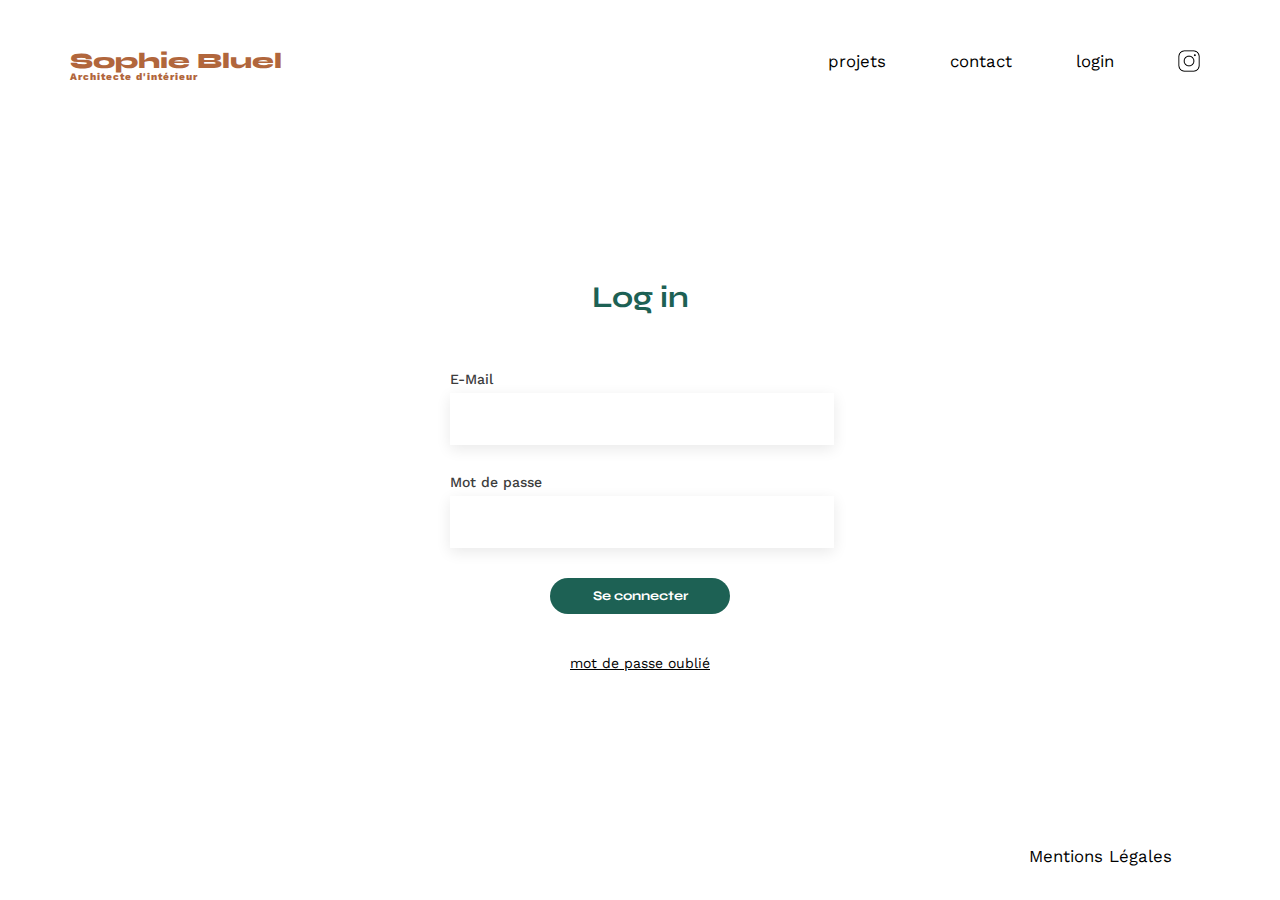
<file: FrontEnd/login.html>
<!DOCTYPE html>
<html lang="fr">
    <head>
        <meta charset="UTF-8">
	    <title>Sophie Bluel - Architecte d'intérieur</title>
	    <meta name="viewport" content="width=device-width, initial-scale=1.0">
	    <link rel="preconnect" href="https://fonts.googleapis.com">
	    <link rel="preconnect" href="https://fonts.gstatic.com" crossorigin>
	    <link href="https://fonts.googleapis.com/css2?family=Syne:wght@700;800&family=Work+Sans:wght@400;700;800&display=swap" rel="stylesheet">
	    <meta name="description" content="">
	    <link rel="stylesheet" href="./assets/css/style.css">
        <link rel="stylesheet" href="./assets/css/login.css">
    </head>
    <body>
        <header>
            <h1>Sophie Bluel <span>Architecte d'intérieur</span></h1>
            <nav>
                <ul>
                    <li>
                        <a href="index.html#portfolio">projets</a>
                    </li>
                    <li>
                        <a href="index.html#contact">contact</a></li>
                    <li>
                        <a href="login.html">login</a>
                    </li>
                    <li class="instagramImg">
                        <a href=""><img src="./assets/icons/instagram.png" alt="Instagram"></a>
                    </li>
                </ul>
            </nav>
        </header>
        <main>
            <h2>Log in</h2>
            <div class="logInContainer">
                <form action="index.html">
                    <label for="email">E-Mail</label>
                    <input type="email" name="email" id="email">
                    <label for="password">Mot de passe</label>
                    <input type="password" name="password" id="password">
                    <input type="submit" value="Se connecter" id="connectBtn">
                </form>
                <a href="#">mot de passe oublié</a>
            </div>
        </main>
        <footer>
            <nav>
                <ul>
                    <li>Mentions Légales</li>
                </ul>
            </nav>
        </footer>
    </body>
    <script src="assets/script/login.js" defer></script>
</html>
</file>
<file: FrontEnd/assets/css/login.css>
main {
    margin: 150px;
    display: flex;
    flex-direction: column;
    align-items: center;
    justify-content: center;
    gap: 60px;
}

.logInContainer {
    display: flex;
    flex-direction: column;
    align-items: center;
    justify-content: center;
    gap: 15px;
}

.logInContainer form {
    display: flex;
    flex-direction: column;
    width: 380px;
}

.logInContainer form label {
    color: #3D3D3D;
    font-family: Work Sans;
    font-size: 14px;
    font-weight: 500;
    margin-bottom: 7px;
}

#email, #password {
    width: 100%;
    height: 50px;
    box-shadow: 0px 4px 14px 0px rgba(0, 0, 0, 0.09);
    border: none;
    margin-bottom: 30px;
}

#connectBtn {
    width: 180px;
    height: 36px;
    border: none;
    margin-top: 0;
}

.logInContainer a {
    text-decoration: underline;
}

.logInContainer a:hover {
    color: #B1663C;
}

.logInContainer p {
    color: red;
}
</file>
<file: FrontEnd/assets/css/style.css>
/* http://meyerweb.com/eric/tools/css/reset/
   v2.0 | 20110126
   License: none (public domain)
*/

html, body, div, span, applet, object, iframe,
h1, h2, h3, h4, h5, h6, p, blockquote, pre,
a, abbr, acronym, address, big, cite, code,
del, dfn, em, img, ins, kbd, q, s, samp,
small, strike, strong, sub, sup, tt, var,
b, u, i, center,
dl, dt, dd, ol, ul, li,
fieldset, form, label, legend,
table, caption, tbody, tfoot, thead, tr, th, td,
article, aside, canvas, details, embed,
figure, figcaption, footer, header, hgroup,
menu, nav, output, ruby, section, summary,
time, mark, audio, video {
	margin: 0;
	padding: 0;
	border: 0;
	font-size: 100%;
	font: inherit;
	vertical-align: baseline;
}
/* HTML5 display-role reset for older browsers */
article, aside, details, figcaption, figure,
footer, header, hgroup, menu, nav, section {
	display: block;
}
body {
	line-height: 1;
}
ol, ul {
	list-style: none;
}
blockquote, q {
	quotes: none;
}
blockquote:before, blockquote:after,
q:before, q:after {
	content: '';
	content: none;
}
table {
	border-collapse: collapse;
	border-spacing: 0;
}
/** end reset css**/
.editionMode {
    width: 100%;
    display: none;
    flex-direction: row;
    align-items: center;
    justify-content: center;
    gap: 5px;
    background-color: #000;
    color: white;
    height: 60px;
    z-index: 1000;
}
body {
	display: flex;
    flex-direction: column;
    align-items: center;
    margin:auto;
	font-family: 'Work Sans' ;
	font-size: 14px;
    width: 100%;
}
header, main, footer, .modalContainer {
    max-width: 1140px;
}
.modalContainer {
    display: none;
    width: 100%;
    max-width: none;
    height: 100%;
    position: fixed;
    overflow: auto;
    z-index: 1;
    left: 0;
    top:0;
    background-color: rgb(0,0,0); /* Fallback color */
    background-color: rgba(0,0,0,0.4); /* Black w/ opacity */
}
.modal {
    display: flex;
    flex-direction: column;
    align-items: center;
    background-color: white;
    width: 45%;
    margin: auto;
    border-radius: 10px;
}
.modalHeader {
    display: flex;
    justify-content: flex-end;
    align-items: center;
    width: 90%;
    padding: 3% 0px 0 10px;
}
#modalAddPageHeader {
    justify-content: space-between;
}
.modalHeader button {
    background-color: inherit;
    border: none;
    cursor: pointer;
}
.modalBtnReturn {
    display: none;
}
#modalAddPageReturn {
    display: flex;
}
.modalBody {
    width:  90%;
    display: flex;
    flex-direction: column;
    gap: 36px;
}
.modalBodyTxtCtn {
    text-align: center;
}
.modalBodyTxt {
    color: #000;
    text-align: center;
    font-family: Work Sans;
    font-size: 26px;
    font-style: normal;
    font-weight: 400;
    line-height: normal;
}
.modalBodyGallery {
    display: grid;
	grid-template-columns: 0.15fr 0.15fr 0.15fr 0.15fr 0.15fr;
	grid-column-gap: 6px;
	grid-row-gap: 6px;
    justify-content: center;
    overflow: scroll;
    align-items: center;
    padding-bottom: 60px;
}
.modalDeleteBtn {
    position: absolute;
    z-index: 1;
    background-color: black;
    border-radius: 2px;
    width: 17px;
    height: 17px;
    color: white;
    border: none;
    margin-left: -20px;
    margin-top:2px;
    padding: 2px 5.2px 1.2px;
    cursor: pointer;
}
.modalBodyAddDiv{
    display: none;
    flex-direction: column;
    width: 100%;
    height: 70%;
    align-items: center;
}
.modalImgAddDiv {
    display: flex;
    flex-direction: column;
    align-items: center;
    justify-content: center;
    background-color: #E8F1F6;
    border-radius: 3px;
    width: 77%;
    height: 250px;
    gap: 7px;
}
#modalImgWaitingAdd {
    display: none;
}
#modalImgAdded{
    display: flex;
    height: 100%;
    object-fit: contain;
}
#modalAddNotOk{
    background: #A7A7A7;
    cursor: auto;
}
.modalImgAddIconCtn {
    display: flex;
    width: 70px;
    height: 70px;
    align-items: center;
}
.modalAddBtnCtn {
    display: flex;
    flex-direction: column;
    background-color: #CBD6DC;
    border-radius: 50px;
    width: 45%;
    height: 36px;
    color: #306685;
    text-align: center;
    justify-content: center;
    font-family: Work Sans;
    font-size: 14px;
    font-weight: 500;
    cursor: pointer;
}
#modalAddNotOk, #modalImgAddedBtn {
    display: none
}

select {
    cursor: pointer;
}
.modalImgAddBtn {
    display: none;
}
.modalImgAddIconCtn i {
    font-size: 70px;
    color: #B9C5CC;
}
.modalAddFormDiv {
    width: 77%;
}
.modalAddFormDiv form {
    display: flex;
    flex-direction: column;

}
.modalAddFormDiv form label {
    padding: 20px 0 10px 0;
}
.modalAddFormDiv form input, .modalAddFormDiv form select { 
    height: 50px;
    font-size: 14px;
    border: none;
    box-shadow: 0px 4px 14px 0px rgba(0, 0, 0, 0.09);
    padding-left: 16px;
    font-family: Work Sans;
}
.modalBody img {
	width: 100%;
}
.modalFooter {
    margin-top: 5%;
    width: 69%;
    border-top: 1px solid #B3B3B3;
    display: flex;
    align-items: center;
    justify-content: center;
}
.modalAddBtn {
    width: 60%;
    height: 36px;
    margin: 38px 0 40px 0;
    border-radius: 60px;
    background-color: #1D6154;
    color: white;
    border: none;
    font-weight:700;
    font-family: Syne;
    font-size: 14px;
    cursor: pointer;
}
header {
	display: flex;
    width: 100%;
	justify-content: space-between;
	margin: 50px 0;
}
section {
	margin: 50px 0
}

h1{
	display: flex;
	flex-direction: column;
	font-family: 'Syne';
	font-size: 22px;
	font-weight: 800;
	color: #B1663C
}

h1 > span {
	font-family: 'Work Sans';
	font-size:10px;
	letter-spacing: 0.1em;
;
}

h2{
	font-family: 'Syne';
	font-weight: 700;
	font-size: 30px;
	color: #1D6154
}
nav ul {
	display: flex;
	align-items: center;
	list-style-type: none;
    gap: 44px;
}
nav li {
	padding: 0 10px;
	font-size: 1.2em;
}

a, .logOutButton {
	text-decoration: none;
	color: inherit;
	font-family: 'Work Sans';
	font-weight: 400;
    background-color: inherit;
    border: none;
    font-size: inherit;
}

a:hover, .logOutButton:hover {
	font-weight: 700;
    cursor: pointer;
}

li:hover {
	color: #B1663C;
}
.instagramImg {
    width: 22px;
    height: 22px;
}
.instagramImg a {
    width: inherit;
    height: inherit;
    position: absolute;
}
.instagramImg a img {
    width: inherit;
    height: inherit;
}
#introduction {
	display: flex;
	align-items: center;
}
#introduction figure {
    width: 50%;
}
#introduction img {
	display: block;
	margin: auto;
	width: 80%;
}

#introduction article {
	flex: 0.9;
}
#introduction h2 {
	margin-bottom: 1em;
}

#introduction p {
	margin-bottom: 0.5em;
}
#portfolio {
    display: flex;
    flex-direction: column;
    align-items: center;
}
#portfolio .portfolio__header {
    display: flex;
    text-align: center;
    justify-items: center;
    justify-content: center;
    margin: 0 0 50px 0;
}
#btnAdded {
    padding-left: 100px;
}
#portfolio .portfolio__header button {
    width: 100px;
    height: 32px;
    background-color: inherit;
    border: none;
    cursor: pointer;
}
.filterBar {
	width: 100%;
	display: flex;
	flex-direction: row;
	justify-items: center;
	justify-content: center;
	gap: 10px;
    margin: 0 0 50px 0;
}

.filterBar__filter {
	border: 1px solid #1D6154;
	border-radius: 60px;
	min-width: 100px;
	height: 40px;
	display: flex;
	align-content: center;
	align-items: center;
	justify-content: space-around; 
	padding: 0px 11px;
}

.filterBar__filter:hover {
	background-color: #1D6154;
}

.filterBar__filter:hover button {
	color: white;
}

.filterBar__filter button {
	 background-color: inherit;
	 border: none;
	 width: 100%;
	 height: 100%;
	 cursor: pointer;
     color: #1D6154;
	 font-family: 'Syne';
	 font-weight: 700;
	 font-size: 16px;
}

.gallery {
	width: 90%;
	display: grid;
	grid-template-columns: 1fr 1fr 1fr;
	grid-column-gap: 20px;
	grid-row-gap: 20px;
}

.gallery img {
	width: 100%;

}
#contact {
	width: 50%;
    margin: auto;
    padding-top: 50px;
}
#contact > * {
	text-align: center;

}
#contact h2{
	margin-bottom: 20px;
}
#contact form {
	text-align: left;
	margin-top:30px;
	display: flex;
	flex-direction: column;
}

#contact input {
	height: 50px;
	font-size: 1.2em;
	border: none;
	box-shadow: 0px 4px 14px rgba(0, 0, 0, 0.09);
}
#contact label {
	margin: 2em 0 1em 0;
}
#contact textarea {
	border: none;
	box-shadow: 0px 4px 14px rgba(0, 0, 0, 0.09);
}

input[type="submit"]{
	font-family: 'Syne';
	font-weight: 700;
	color: white;
	background-color: #1D6154;
	margin : 2em auto ;
	width: 180px;
	text-align: center;
	border-radius: 60px ;
	cursor: pointer;
}

input[type="submit"]:hover {
	background-color: #0E2F28;
	color: white;
}
footer {
    width: 100%;
}
footer nav ul {
	display: flex;
	justify-content: flex-end;
	margin: 2em
}
</file>
